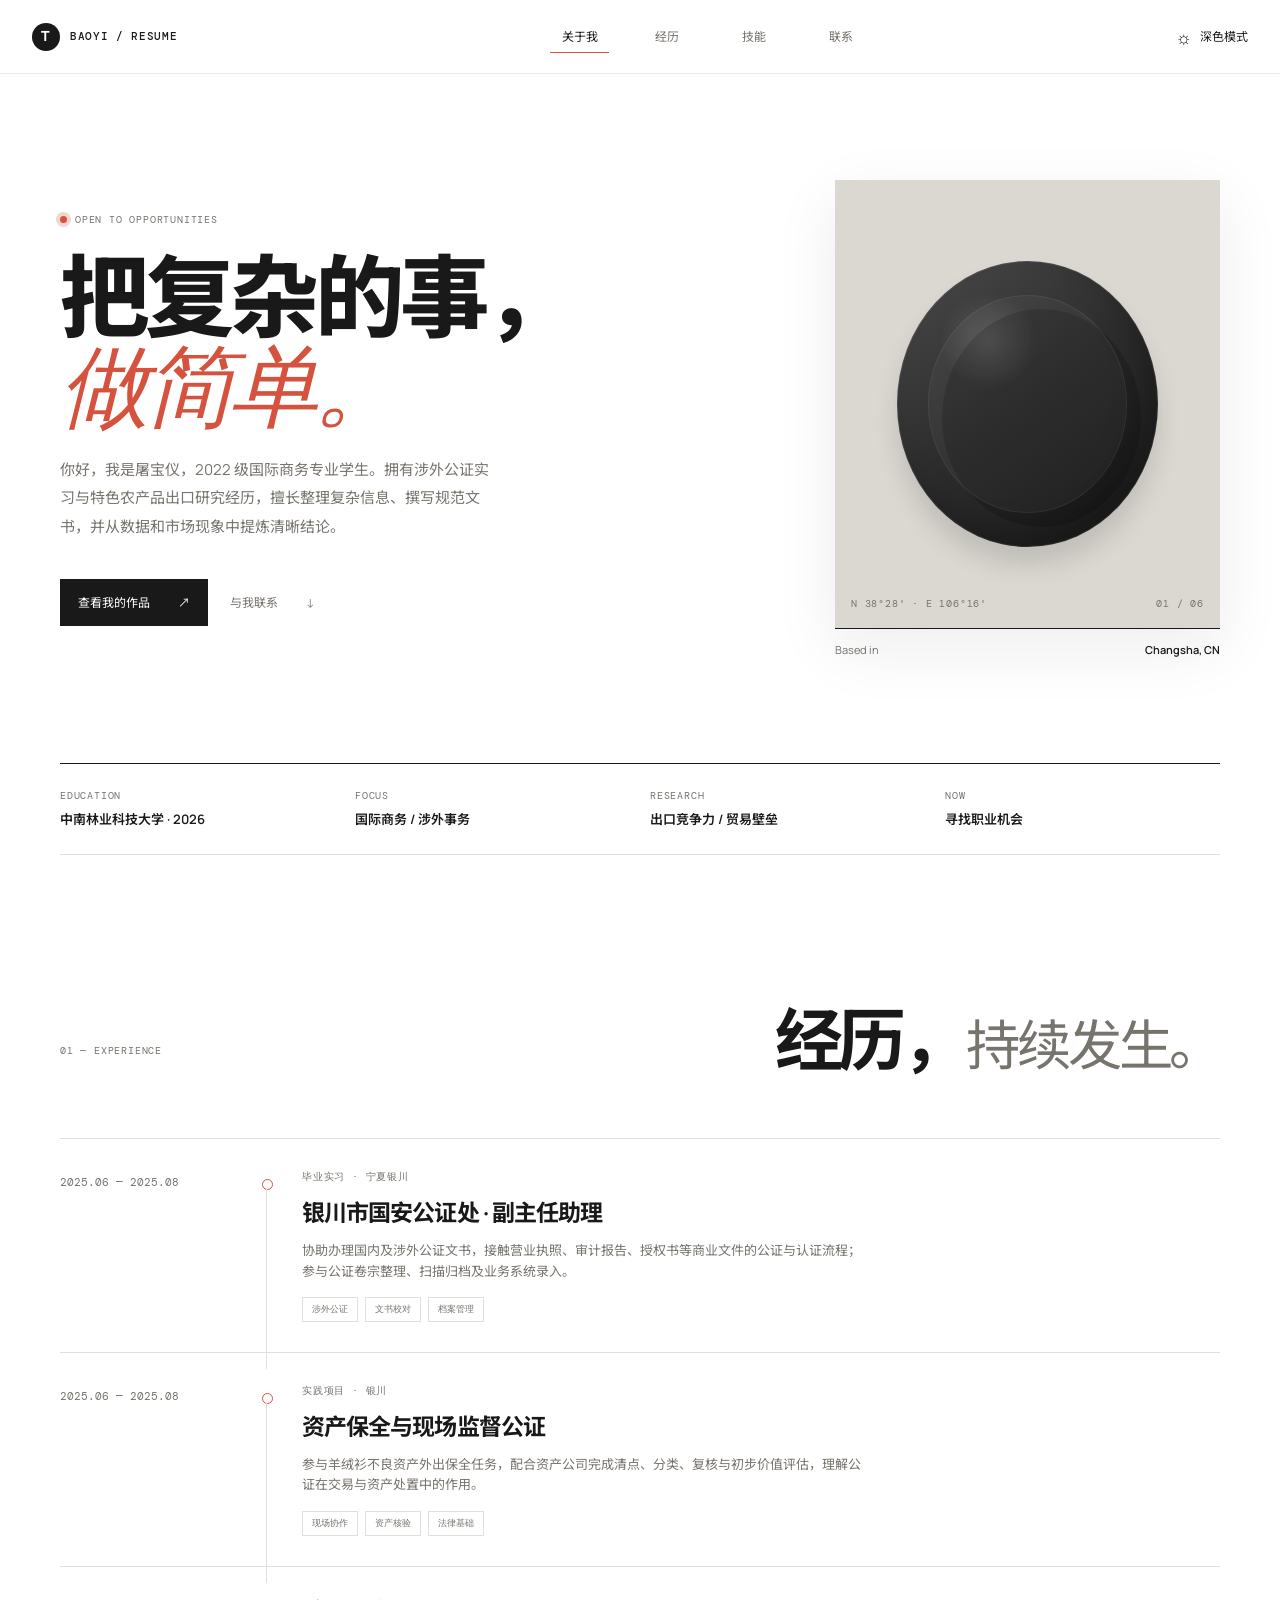
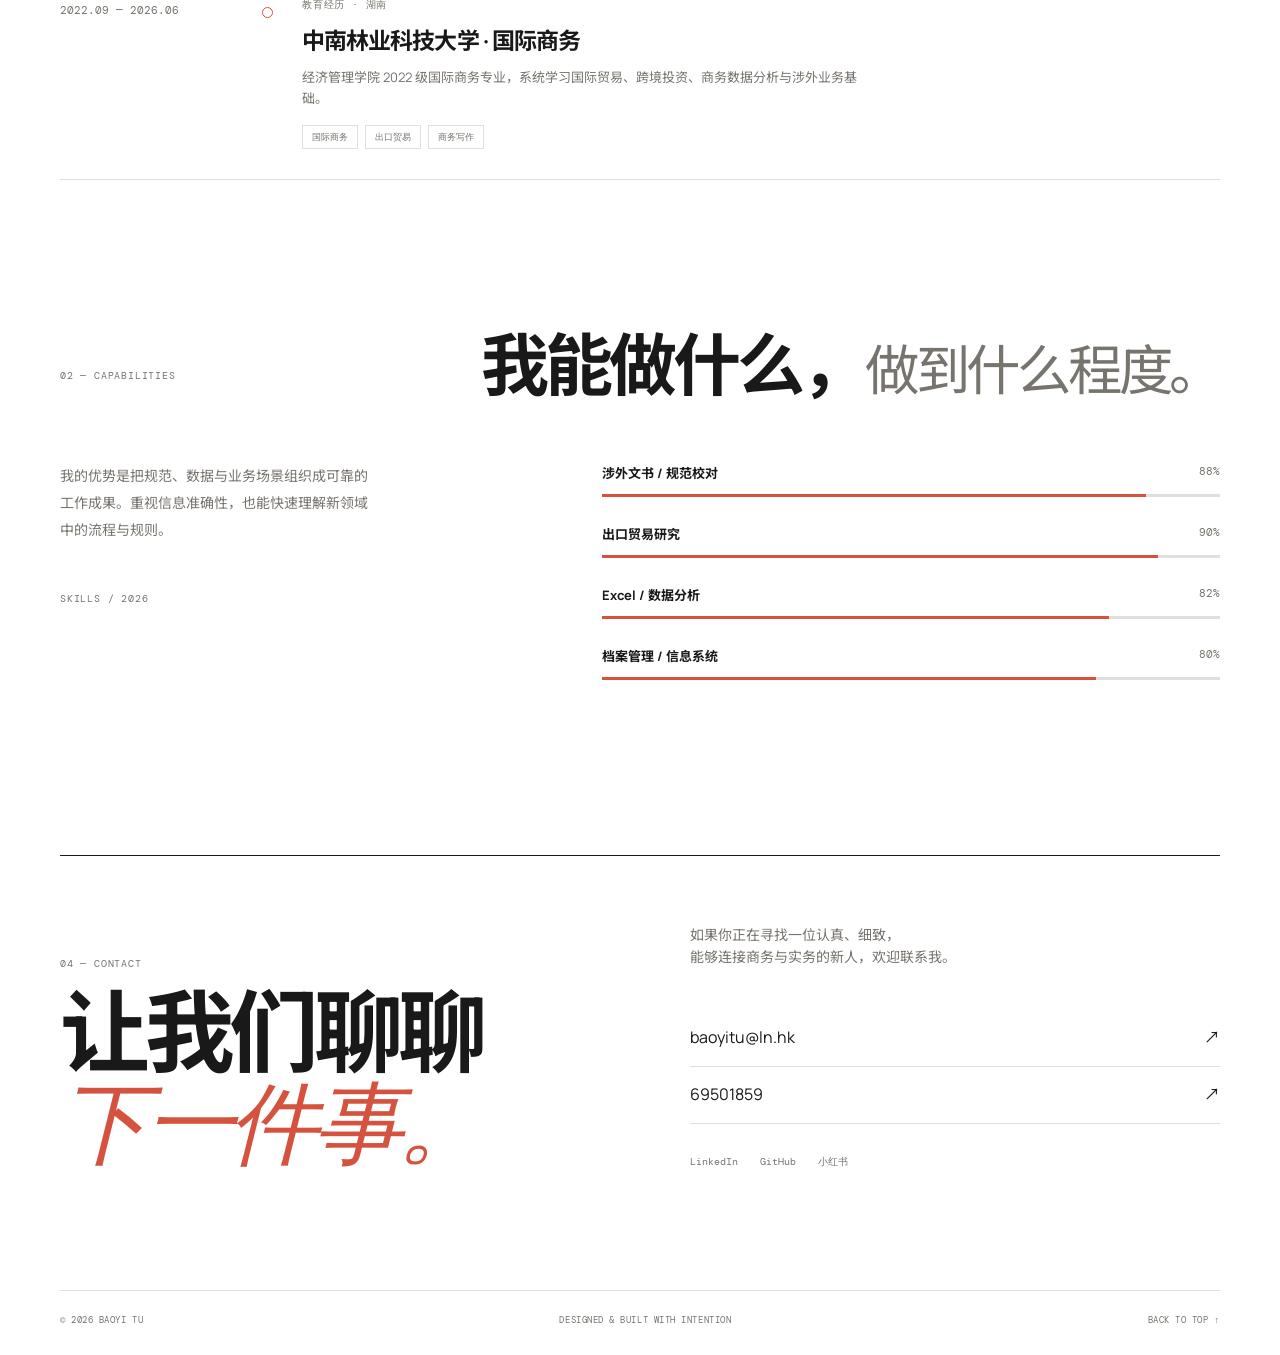
<file: index.html>
<!doctype html>
<html lang="zh-CN">
  <head>
    <meta charset="UTF-8" />
    <meta name="viewport" content="width=device-width, initial-scale=1.0" />
    <meta name="description" content="屠宝仪的个人简历与作品集" />
    <title>屠宝仪 · 个人简历</title>
    <link rel="preconnect" href="https://fonts.googleapis.com" />
    <link rel="preconnect" href="https://fonts.gstatic.com" crossorigin />
    <link href="https://fonts.googleapis.com/css2?family=DM+Mono:wght@400;500&family=Manrope:wght@400;500;600;700;800&family=Noto+Sans+SC:wght@400;500;700;900&display=swap" rel="stylesheet" />
    <link rel="stylesheet" href="style.css" />
  </head>
  <body>
    <header class="site-header">
      <a class="brand" href="#top" aria-label="返回顶部">
        <span class="brand-mark">T</span>
        <span>BAOYI / RESUME</span>
      </a>
      <nav class="main-nav" id="main-nav" aria-label="主导航"></nav>
      <button class="theme-toggle" type="button" aria-label="切换深色模式" aria-pressed="false">
        <span class="theme-icon" aria-hidden="true">☼</span>
        <span class="theme-label">深色模式</span>
      </button>
    </header>

    <main id="top">
      <section class="hero section-shell" id="about">
        <div class="hero-copy reveal">
          <p class="eyebrow"><span class="status-dot"></span> OPEN TO OPPORTUNITIES</p>
          <h1 id="hero-headline"></h1>
          <p class="hero-intro" id="hero-intro"></p>
          <div class="hero-actions">
            <a class="button button-primary" href="works.html">查看我的作品 <span>↗</span></a>
            <a class="button button-quiet" href="#contact">与我联系 <span>↓</span></a>
          </div>
        </div>
        <div class="hero-visual reveal">
          <div class="portrait-frame">
            <div class="portrait-grid"></div>
            <div class="portrait-avatar" role="img" aria-label="屠宝仪头像占位图" aria-hidden="true"></div>
            <span class="portrait-caption">N 38°28' · E 106°16'</span>
            <span class="portrait-index">01 / 06</span>
          </div>
          <div class="hero-note"><span>Based in</span><strong>Changsha, CN</strong></div>
        </div>
      </section>

      <section class="stats-strip section-shell reveal" id="stats-strip" aria-label="个人概览"></section>

      <section class="content-section section-shell" id="experience">
        <div class="section-heading reveal"><p class="section-number">01 — EXPERIENCE</p><h2>经历，<span>持续发生。</span></h2></div>
        <div class="timeline" id="experience-list"></div>
      </section>

      <section class="content-section skills-section section-shell" id="skills">
        <div class="section-heading reveal"><p class="section-number">02 — CAPABILITIES</p><h2>我能做什么，<span>做到什么程度。</span></h2></div>
        <div class="skills-layout">
          <div class="skill-intro reveal">
            <p id="skills-intro"></p>
            <span class="mono-label">SKILLS / 2026</span>
          </div>
          <div class="skill-list reveal" id="skills-list"></div>
        </div>
      </section>

      <section class="contact-section section-shell" id="contact">
        <div class="contact-copy reveal"><p class="section-number">04 — CONTACT</p><h2 id="contact-heading"></h2></div>
        <div class="contact-links reveal" id="contact-links"></div>
      </section>
    </main>

    <footer class="site-footer section-shell"><span>© 2026 BAOYI TU</span><span>DESIGNED & BUILT WITH INTENTION</span><a href="#top">BACK TO TOP ↑</a></footer>
    <script src="resume-data.js"></script>
    <script src="script.js"></script>
  </body>
</html>
</file>
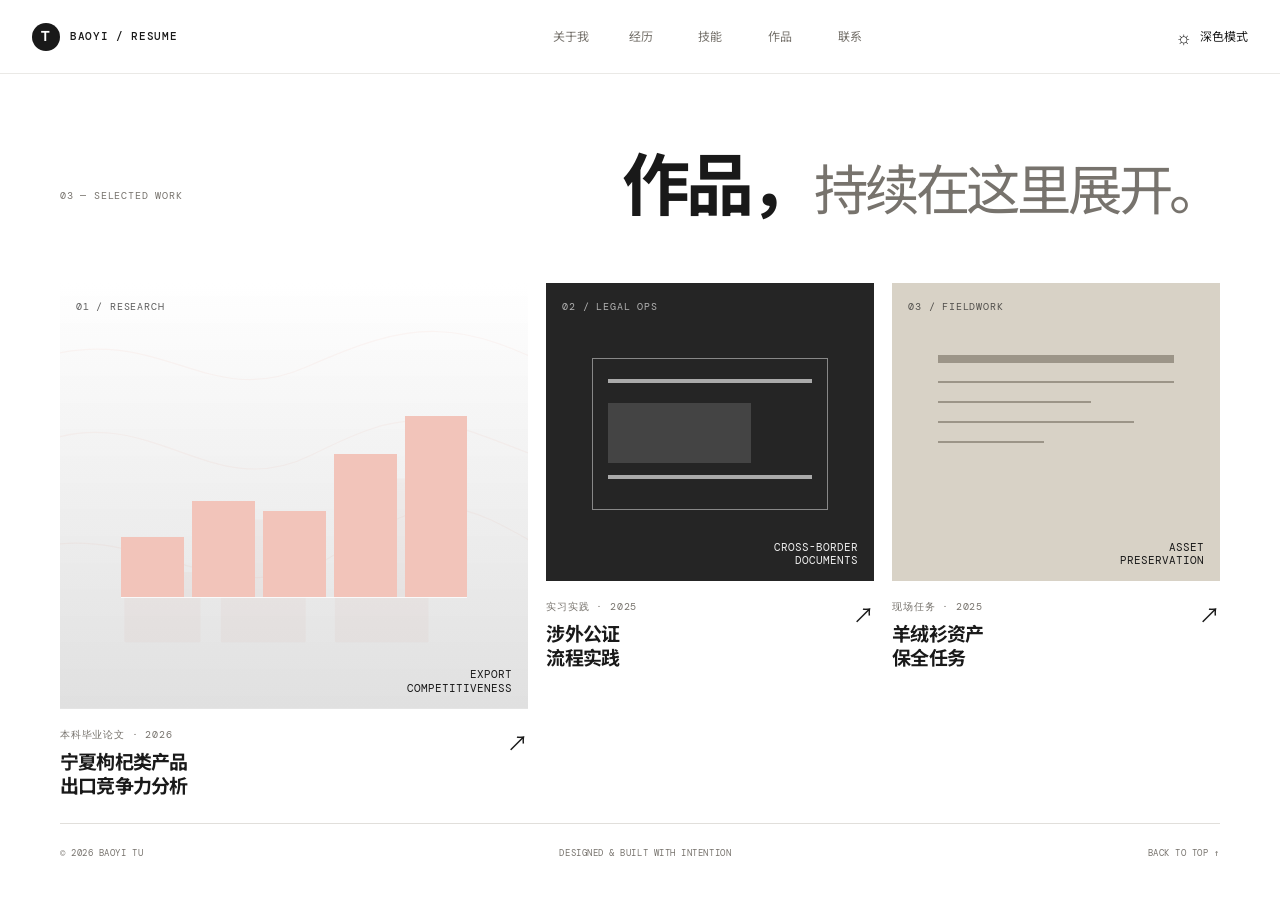
<file: works.html>
<!doctype html>
<html lang="zh-CN">
  <head>
    <meta charset="UTF-8" />
    <meta name="viewport" content="width=device-width, initial-scale=1.0" />
    <meta name="description" content="屠宝仪的作品页" />
    <title>作品 · BAOYI TU</title>
    <link rel="preconnect" href="https://fonts.googleapis.com" />
    <link rel="preconnect" href="https://fonts.gstatic.com" crossorigin />
    <link href="https://fonts.googleapis.com/css2?family=DM+Mono:wght@400;500&family=Manrope:wght@400;500;600;700;800&family=Noto+Sans+SC:wght@400;500;700;900&display=swap" rel="stylesheet" />
    <link rel="stylesheet" href="style.css" />
  </head>
  <body>
    <header class="site-header">
      <a class="brand" href="index.html" aria-label="返回主页">
        <span class="brand-mark">T</span>
        <span>BAOYI / RESUME</span>
      </a>
      <nav class="main-nav" aria-label="主导航">
        <a class="nav-link" href="index.html#about">关于我</a>
        <a class="nav-link" href="index.html#experience">经历</a>
        <a class="nav-link" href="index.html#skills">技能</a>
        <a class="nav-link active" href="works.html">作品</a>
        <a class="nav-link" href="index.html#contact">联系</a>
      </nav>
      <button class="theme-toggle" type="button" aria-label="切换深色模式" aria-pressed="false">
        <span class="theme-icon" aria-hidden="true">☼</span>
        <span class="theme-label">深色模式</span>
      </button>
    </header>

    <main id="top">
      <section class="content-section section-shell" id="works">
        <div class="section-heading reveal">
          <p class="section-number">03 — SELECTED WORK</p>
          <h2>作品，<span>持续在这里展开。</span></h2>
        </div>

        <div class="project-grid works-page-grid">
          <article class="project-card project-card-featured reveal" tabindex="0" role="button" aria-expanded="false">
            <div class="project-visual visual-red">
              <span class="project-index">01 / RESEARCH</span>
              <div class="visual-chart"><i></i><i></i><i></i><i></i><i></i></div>
              <span class="visual-label">EXPORT<br />COMPETITIVENESS</span>
            </div>
            <div class="project-info">
              <div>
                <p class="project-kicker">本科毕业论文 · 2026</p>
                <h3>宁夏枸杞类产品<br />出口竞争力分析</h3>
              </div>
              <span class="expand-icon">↗</span>
            </div>
            <div class="project-detail">
              <p>基于出口贸易现状、竞争力指数与波特钻石模型，分析宁夏枸杞的产业优势、贸易壁垒和品牌国际化路径。</p>
              <div class="tag-row"><span>钻石模型</span><span>贸易分析</span><span>对策研究</span></div>
            </div>
          </article>

          <article class="project-card reveal" tabindex="0" role="button" aria-expanded="false">
            <div class="project-visual visual-dark">
              <span class="project-index">02 / LEGAL OPS</span>
              <div class="visual-browser"><div></div><div></div><div></div></div>
              <span class="visual-label">CROSS-BORDER<br />DOCUMENTS</span>
            </div>
            <div class="project-info">
              <div>
                <p class="project-kicker">实习实践 · 2025</p>
                <h3>涉外公证<br />流程实践</h3>
              </div>
              <span class="expand-icon">↗</span>
            </div>
            <div class="project-detail">
              <p>接触商业、公司与个人文件的涉外公证及后续认证流程，协助完成文书制作、卷宗整理与业务系统管理。</p>
              <div class="tag-row"><span>涉外业务</span><span>文书制作</span></div>
            </div>
          </article>

          <article class="project-card reveal" tabindex="0" role="button" aria-expanded="false">
            <div class="project-visual visual-paper">
              <span class="project-index">03 / FIELDWORK</span>
              <div class="visual-lines"><i></i><i></i><i></i><i></i></div>
              <span class="visual-label">ASSET<br />PRESERVATION</span>
            </div>
            <div class="project-info">
              <div>
                <p class="project-kicker">现场任务 · 2025</p>
                <h3>羊绒衫资产<br />保全任务</h3>
              </div>
              <span class="expand-icon">↗</span>
            </div>
            <div class="project-detail">
              <p>配合资产公司完成不良资产清点、分类、复核与初步估值，建立对资产处置和现场协作的直观理解。</p>
              <div class="tag-row"><span>现场执行</span><span>资产评估</span></div>
            </div>
          </article>
        </div>
      </section>
    </main>

    <footer class="site-footer section-shell">
      <span>© 2026 BAOYI TU</span>
      <span>DESIGNED & BUILT WITH INTENTION</span>
      <a href="#top">BACK TO TOP ↑</a>
    </footer>

    <script src="script.js"></script>
  </body>
</html>
</file>
<file: style.css>
:root { --bg: #ffffff; --surface: #ffffff; --ink: #191919; --muted: #77736d; --line: #e1dfdb; --accent: #d5533e; --accent-soft: #f0d7d0; --shadow: 0 20px 60px rgba(25, 25, 25, .08); }
* { box-sizing: border-box; }
html { scroll-behavior: smooth; }
body { margin: 0; background: var(--bg); color: var(--ink); font-family: "Manrope", "Noto Sans SC", sans-serif; line-height: 1.6; transition: background .35s ease, color .35s ease; }
a { color: inherit; text-decoration: none; }
button { color: inherit; font: inherit; }
.section-shell { width: min(1160px, calc(100% - 64px)); margin: 0 auto; }
.site-header { position: fixed; z-index: 20; inset: 0 0 auto; height: 74px; display: flex; align-items: center; justify-content: space-between; padding: 0 32px; background: color-mix(in srgb, var(--bg) 88%, transparent); backdrop-filter: blur(18px); border-bottom: 1px solid color-mix(in srgb, var(--line) 68%, transparent); }
.brand, .main-nav, .theme-toggle { display: flex; align-items: center; }
.brand { gap: 10px; font-family: "DM Mono", monospace; font-size: 11px; letter-spacing: .06em; font-weight: 500; }
.brand-mark { display: grid; place-items: center; width: 28px; height: 28px; background: var(--ink); color: var(--bg); border-radius: 50%; font-family: "Manrope", sans-serif; font-weight: 800; font-size: 14px; }
.main-nav { display: flex; align-items: center; justify-content: space-between; gap: 28px; margin-left: 80px; min-width: 320px; }
.nav-link { position: relative; color: var(--muted); font-size: 12px; transition: color .25s ease; flex: 1; text-align: center; }
.nav-link::after { content: ""; position: absolute; left: 0; bottom: -7px; width: 100%; height: 1px; background: var(--accent); transform: scaleX(0); transform-origin: right; transition: transform .25s ease; }
.nav-link:hover, .nav-link.active { color: var(--ink); }.nav-link:hover::after, .nav-link.active::after { transform: scaleX(1); transform-origin: left; }
.theme-toggle { gap: 8px; padding: 8px 0 8px 12px; border: 0; background: none; cursor: pointer; font-size: 12px; }.theme-icon { font-size: 18px; line-height: 1; }.theme-toggle:hover { color: var(--accent); }
.hero { min-height: 720px; padding-top: 180px; padding-bottom: 105px; display: grid; grid-template-columns: 1.1fr .9fr; align-items: center; gap: 80px; }.eyebrow, .section-number, .project-kicker, .role-type, .mono-label, .project-index, .portrait-caption, .portrait-index, .stats-strip span { color: var(--muted); font-family: "DM Mono", monospace; font-size: 10px; letter-spacing: .08em; }.eyebrow { display: flex; align-items: center; gap: 8px; }.status-dot { width: 7px; height: 7px; border-radius: 50%; background: var(--accent); box-shadow: 0 0 0 4px var(--accent-soft); }
h1, h2, h3, p { margin-top: 0; } h1 { max-width: 650px; margin: 24px 0; font-size: clamp(52px, 7vw, 92px); line-height: .98; letter-spacing: -.055em; font-weight: 800; } h1 em, h2 span, .contact-copy em { color: var(--accent); font-family: Georgia, serif; font-weight: 400; letter-spacing: -.06em; }.hero-intro { max-width: 440px; color: var(--muted); font-size: 15px; line-height: 1.9; }.hero-actions { display: flex; gap: 22px; align-items: center; margin-top: 38px; }.button { display: inline-flex; gap: 28px; align-items: center; font-size: 12px; transition: transform .25s ease, color .25s ease; }.button:hover { transform: translateY(-3px); }.button-primary { padding: 14px 18px; background: var(--ink); color: var(--bg); }.button-primary:hover { background: var(--accent); }.button-quiet { color: var(--muted); }.button-quiet:hover { color: var(--accent); }
.hero-visual { width: 100%; max-width: 385px; justify-self: end; }.portrait-frame { position: relative; aspect-ratio: .86; overflow: hidden; background: #dbd8d2; box-shadow: var(--shadow); }.portrait-grid { position: absolute; inset: 0; opacity: .4; background: linear-gradient(90deg, transparent 49.5%, rgba(255,255,255,.7) 50%, transparent 50.5%), linear-gradient(transparent 49.5%, rgba(255,255,255,.7) 50%, transparent 50.5%); background-size: 42px 42px; }.portrait-avatar {
  position: absolute;
  inset: 18% 16%;
  display: block;
  border-radius: 50%;
  background: radial-gradient(circle at 35% 28%, rgba(255, 255, 255, 0.15), rgba(255, 255, 255, 0) 18%), linear-gradient(145deg, #4a4a4a 0%, #2d2d2d 48%, #1a1a1a 100%);
  box-shadow:
    inset 0 0 0 1px rgba(255,255,255,0.08),
    inset -18px -18px 28px rgba(0,0,0,0.22),
    0 18px 24px rgba(0,0,0,0.12);
}

.portrait-avatar::before,
.portrait-avatar::after {
  content: "";
  position: absolute;
  inset: 12% 12%;
  border-radius: 50%;
}

.portrait-avatar::before {
  background: rgba(0, 0, 0, 0.18);
  transform: translate(14px, 14px);
  z-index: 0;
}

.portrait-avatar::after {
  background: rgba(255, 255, 255, 0.04);
  border: 1px solid rgba(255,255,255,0.06);
  z-index: 1;
}
.portrait-caption, .portrait-index { position: absolute; bottom: 16px; }.portrait-caption { left: 16px; }.portrait-index { right: 16px; }.hero-note { display: flex; justify-content: space-between; padding-top: 12px; border-top: 1px solid var(--ink); font-size: 11px; }.hero-note span { color: var(--muted); }.hero-note strong { font-weight: 600; }
.stats-strip { display: grid; grid-template-columns: repeat(4, 1fr); gap: 20px; padding: 24px 0; border-top: 1px solid var(--ink); border-bottom: 1px solid var(--line); }.stats-strip div { display: grid; gap: 5px; }.stats-strip strong { font-size: 13px; font-weight: 600; }
.content-section { padding-top: 150px; }.section-heading { display: flex; justify-content: space-between; align-items: end; margin-bottom: 65px; }.section-number { margin-bottom: 14px; }.section-heading h2, .contact-copy h2 { margin-bottom: 0; font-size: clamp(38px, 5.5vw, 68px); line-height: 1; letter-spacing: -.06em; }.section-heading h2 span { color: var(--muted); font-family: inherit; font-size: .8em; font-style: normal; }.heading-aside { margin-bottom: 5px; color: var(--muted); text-align: right; font-size: 12px; }
.timeline { border-top: 1px solid var(--line); }.timeline-item { position: relative; display: grid; grid-template-columns: 180px 30px 1fr; gap: 16px; padding: 30px 0; border-bottom: 1px solid var(--line); }.timeline-date { padding-top: 5px; color: var(--muted); font-family: "DM Mono", monospace; font-size: 11px; }.timeline-marker { position: relative; }.timeline-marker::before { content: ""; position: absolute; top: 10px; left: 6px; width: 9px; height: 9px; border: 1px solid var(--accent); border-radius: 50%; background: var(--bg); }.timeline-marker::after { content: ""; position: absolute; top: 19px; left: 10px; bottom: -47px; width: 1px; background: var(--line); }.timeline-item:last-child .timeline-marker::after { display: none; }.role-type { margin-bottom: 9px; }.timeline-card h3 { margin-bottom: 9px; font-size: 23px; letter-spacing: -.04em; }.timeline-card > p:not(.role-type) { max-width: 560px; margin-bottom: 16px; color: var(--muted); font-size: 13px; }.tag-row { display: flex; flex-wrap: wrap; gap: 7px; }.tag-row span { padding: 4px 9px; border: 1px solid var(--line); color: var(--muted); font-family: "DM Mono", monospace; font-size: 9px; }
.skills-section { padding-bottom: 15px; }.skills-layout { display: grid; grid-template-columns: .8fr 1.2fr; gap: 130px; align-items: start; }.skill-intro p { max-width: 310px; color: var(--muted); font-size: 14px; line-height: 1.9; }.mono-label { display: block; margin-top: 48px; }.skill-list { display: grid; gap: 27px; }.skill-meta { display: flex; justify-content: space-between; margin-bottom: 10px; font-size: 13px; }.skill-meta span { color: var(--muted); font-family: "DM Mono", monospace; font-size: 11px; }.progress-track { height: 3px; overflow: hidden; background: var(--line); }.progress-track span { display: block; width: var(--progress); height: 100%; background: var(--accent); transform: scaleX(0); transform-origin: left; transition: transform 1.1s cubic-bezier(.2,.7,.2,1); }.skills-section.in-view .progress-track span { transform: scaleX(1); }
.projects-heading { align-items: end; }.project-grid { display: grid; grid-template-columns: 1.25fr .875fr .875fr; gap: 18px; }.project-card { cursor: pointer; outline: none; }.project-visual { position: relative; aspect-ratio: 1.1; overflow: hidden; }.visual-red { background: linear-gradient(180deg, rgba(255,255,255,.06), rgba(0,0,0,.12)), url("data:image/svg+xml,%3Csvg xmlns='http://www.w3.org/2000/svg' width='800' height='800' viewBox='0 0 800 800'%3E%3Cg opacity='0.18' fill='none' stroke='%23f8d1c8' stroke-width='2'%3E%3Cpath d='M-80 180 C 160 80, 240 260, 420 180 S 680 90, 880 200'/%3E%3Cpath d='M-60 320 C 150 220, 250 420, 430 330 S 630 260, 860 350'/%3E%3Cpath d='M-80 500 C 130 420, 280 620, 470 500 S 670 400, 880 520'/%3E%3C/g%3E%3Cg opacity='0.18' fill='%23f4d6ce'%3E%3Crect x='110' y='530' width='130' height='120' rx='2'/%3E%3Crect x='275' y='440' width='145' height='210' rx='2'/%3E%3Crect x='470' y='370' width='160' height='280' rx='2'/%3E%3C/g%3E%3C/svg%3E"); background-size: cover; background-position: center; }.visual-dark { background: #252525; color: #eee; }.visual-paper { background: #d8d2c6; }.project-index { position: absolute; top: 16px; left: 16px; color: inherit; opacity: .7; }.visual-label { position: absolute; right: 16px; bottom: 14px; text-align: right; font-family: "DM Mono", monospace; font-size: 11px; line-height: 1.2; }.visual-chart { position: absolute; inset: 27% 13% 26%; display: flex; align-items: end; gap: 8px; border-bottom: 1px solid rgba(255,255,255,.8); }.visual-chart i { display: block; flex: 1; background: #f2c4ba; }.visual-chart i:nth-child(1) { height: 30%; }.visual-chart i:nth-child(2) { height: 48%; }.visual-chart i:nth-child(3) { height: 43%; }.visual-chart i:nth-child(4) { height: 72%; }.visual-chart i:nth-child(5) { height: 91%; }.visual-browser { position: absolute; inset: 25% 14% 24%; border: 1px solid #888; padding: 20px 15px; }.visual-browser div { height: 4px; margin: 0 0 12px; background: #aaa; }.visual-browser div:nth-child(2) { width: 70%; height: 60px; margin-top: 20px; background: #444; }.visual-lines { position: absolute; inset: 24% 14%; padding-top: 18px; border-top: 8px solid #9c9588; }.visual-lines i { display: block; width: 100%; height: 2px; margin-bottom: 18px; background: #9c9588; }.visual-lines i:nth-child(2) { width: 65%; }.visual-lines i:nth-child(3) { width: 83%; }.visual-lines i:nth-child(4) { width: 45%; }.project-info { display: flex; justify-content: space-between; gap: 12px; padding-top: 18px; }.project-kicker { margin-bottom: 8px; }.project-info h3 { margin-bottom: 0; font-size: 19px; line-height: 1.25; letter-spacing: -.04em; }.expand-icon { font-size: 21px; transition: transform .25s ease, color .25s ease; }.project-card:hover .expand-icon, .project-card:focus-visible .expand-icon { color: var(--accent); transform: translate(3px, -3px); }.project-detail { display: grid; grid-template-rows: 0fr; opacity: 0; transition: grid-template-rows .35s ease, opacity .35s ease, padding .35s ease; }.project-detail > * { overflow: hidden; }.project-detail p { margin: 0; color: var(--muted); font-size: 13px; }.project-card.expanded .project-detail { grid-template-rows: 1fr; opacity: 1; padding-top: 18px; }.project-card.expanded .expand-icon { transform: rotate(45deg); color: var(--accent); }
.contact-section { display: grid; grid-template-columns: 1fr 1fr; gap: 100px; align-items: end; margin-top: 160px; padding-top: 68px; padding-bottom: 120px; border-top: 1px solid var(--ink); }.contact-copy h2 { font-size: clamp(50px, 7vw, 94px); }.contact-links > p { margin-bottom: 42px; color: var(--muted); font-size: 14px; }.contact-link { display: flex; justify-content: space-between; padding: 15px 0; border-bottom: 1px solid var(--line); font-size: 16px; transition: color .2s ease, padding .2s ease; }.contact-link:hover { padding-left: 8px; color: var(--accent); }.social-links { display: flex; gap: 22px; margin-top: 30px; color: var(--muted); font-family: "DM Mono", monospace; font-size: 10px; }.social-links a:hover { color: var(--ink); }.site-footer { display: flex; justify-content: space-between; padding: 22px 0 28px; border-top: 1px solid var(--line); color: var(--muted); font-family: "DM Mono", monospace; font-size: 9px; letter-spacing: .06em; }.site-footer a:hover { color: var(--accent); }
.reveal { opacity: 0; transform: translateY(20px); transition: opacity .7s ease, transform .7s ease; }.reveal.visible { opacity: 1; transform: translateY(0); }
body.dark { --bg: #171717; --surface: #202020; --ink: #f1eee8; --muted: #a19e98; --line: #3a3936; --accent: #ef725d; --accent-soft: #54322c; }.dark .portrait-frame { background: #393937; }.dark .visual-paper { background: #b6b0a3; }.dark .button-primary { background: #f1eee8; color: #171717; }.dark .brand-mark { background: #f1eee8; color: #171717; }
@media (max-width: 760px) { .section-shell { width: min(100% - 40px, 560px); }.site-header { height: 64px; padding: 0 20px; }.brand { font-size: 10px; }.main-nav { position: absolute; top: 64px; left: 0; right: 0; margin: 0; padding: 11px 20px; justify-content: space-between; background: color-mix(in srgb, var(--bg) 93%, transparent); border-bottom: 1px solid var(--line); }.main-nav { gap: 10px; }.nav-link { font-size: 11px; }.theme-label { display: none; }.theme-toggle { padding-left: 4px; }.hero { display: flex; flex-direction: column; align-items: stretch; gap: 55px; padding-top: 170px; padding-bottom: 70px; }.hero-copy { order: 1; }.hero-visual { order: 0; width: min(72%, 320px); align-self: flex-end; }.hero h1 { font-size: clamp(48px, 15vw, 75px); }.hero-intro { font-size: 14px; }.stats-strip { grid-template-columns: repeat(2, 1fr); gap: 20px 10px; }.content-section { padding-top: 95px; }.section-heading { display: block; margin-bottom: 40px; }.heading-aside { margin-top: 25px; text-align: left; }.timeline-item { grid-template-columns: 1fr 20px; gap: 10px; }.timeline-date { grid-column: 1; grid-row: 1; margin-bottom: -5px; }.timeline-marker { grid-column: 2; grid-row: 1 / span 2; }.timeline-card { grid-column: 1; grid-row: 2; }.timeline-marker::before { left: 3px; }.timeline-marker::after { left: 7px; top: 19px; bottom: -110px; }.skills-layout { grid-template-columns: 1fr; gap: 40px; }.mono-label { margin-top: 25px; }.project-grid { grid-template-columns: 1fr; gap: 38px; }.project-visual { aspect-ratio: 1.35; }.project-card-featured .project-visual { aspect-ratio: 1.1; }.contact-section { display: block; margin-top: 105px; padding-top: 48px; padding-bottom: 75px; }.contact-links { margin-top: 55px; }.site-footer { flex-wrap: wrap; gap: 12px; font-size: 8px; }.site-footer span:nth-child(2) { display: none; } }
@media (prefers-reduced-motion: reduce) { *, *::before, *::after { scroll-behavior: auto !important; transition-duration: .01ms !important; animation-duration: .01ms !important; } }
</file>
